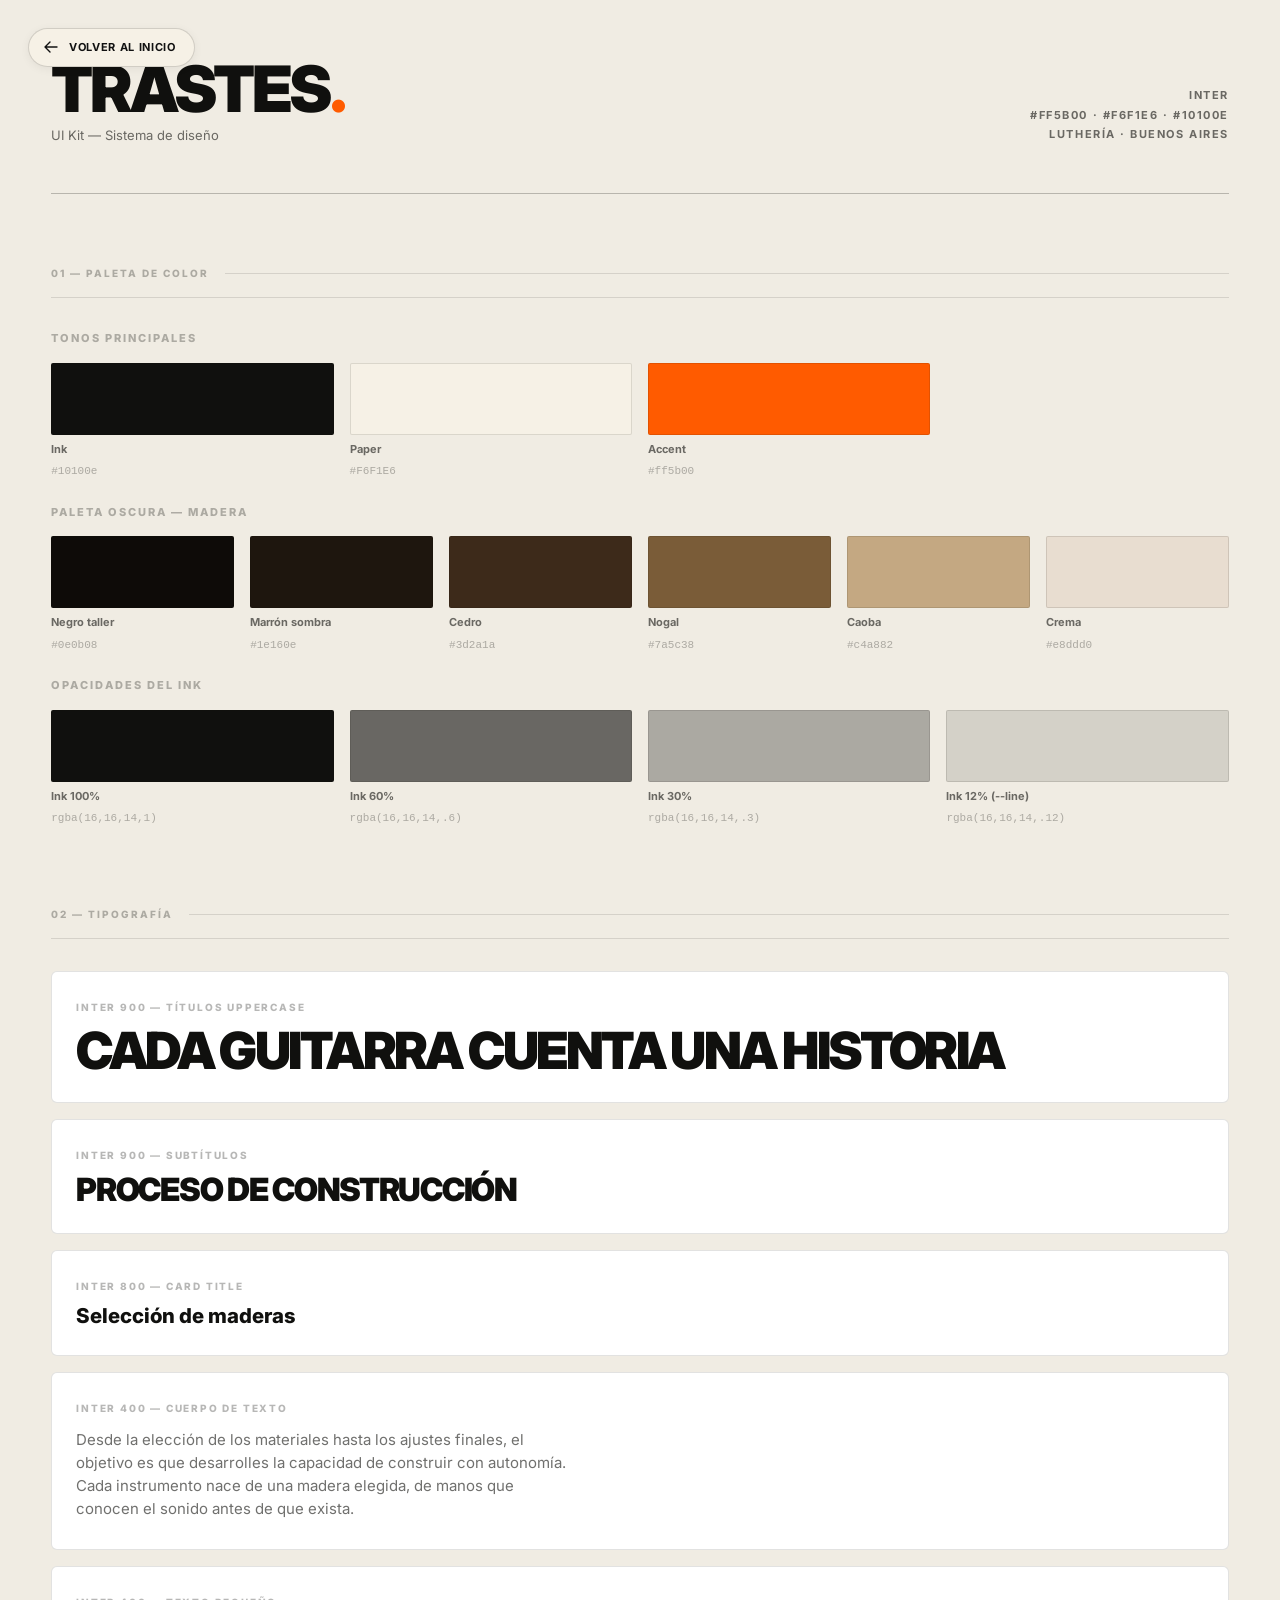
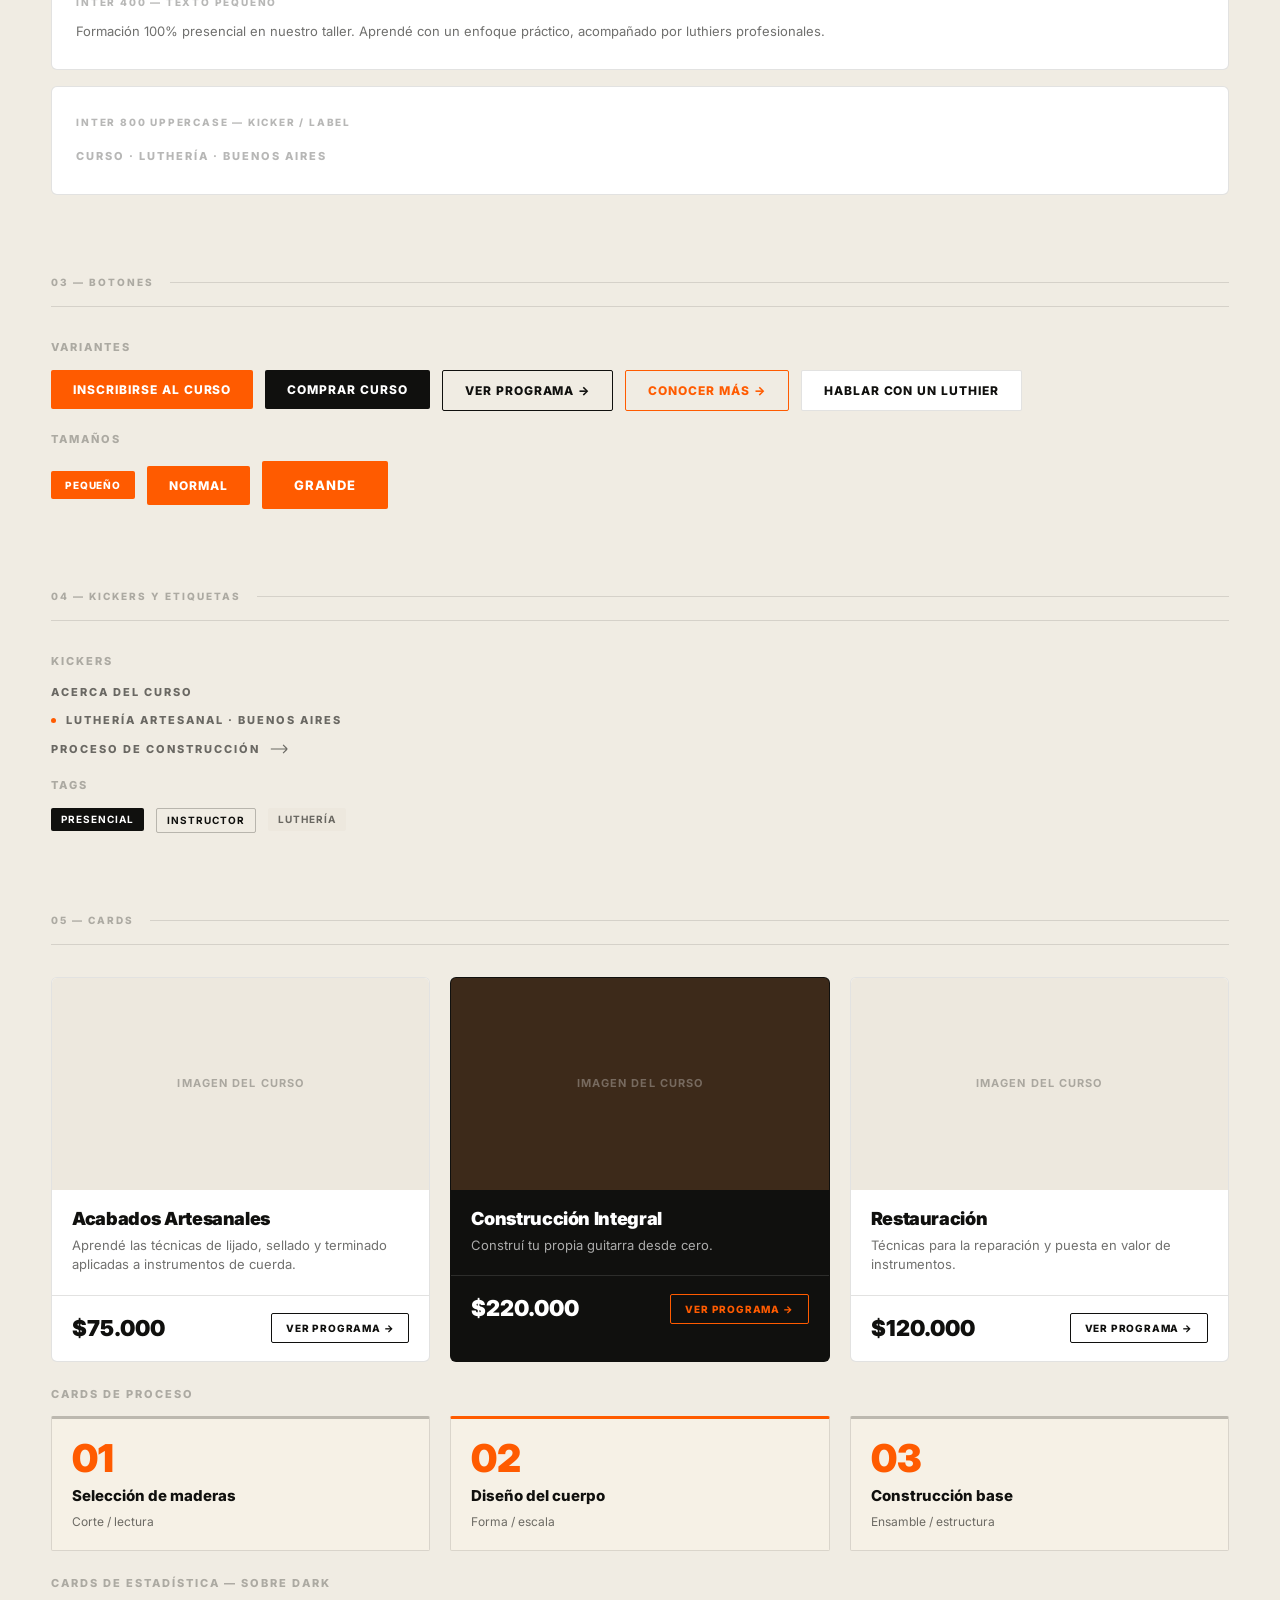
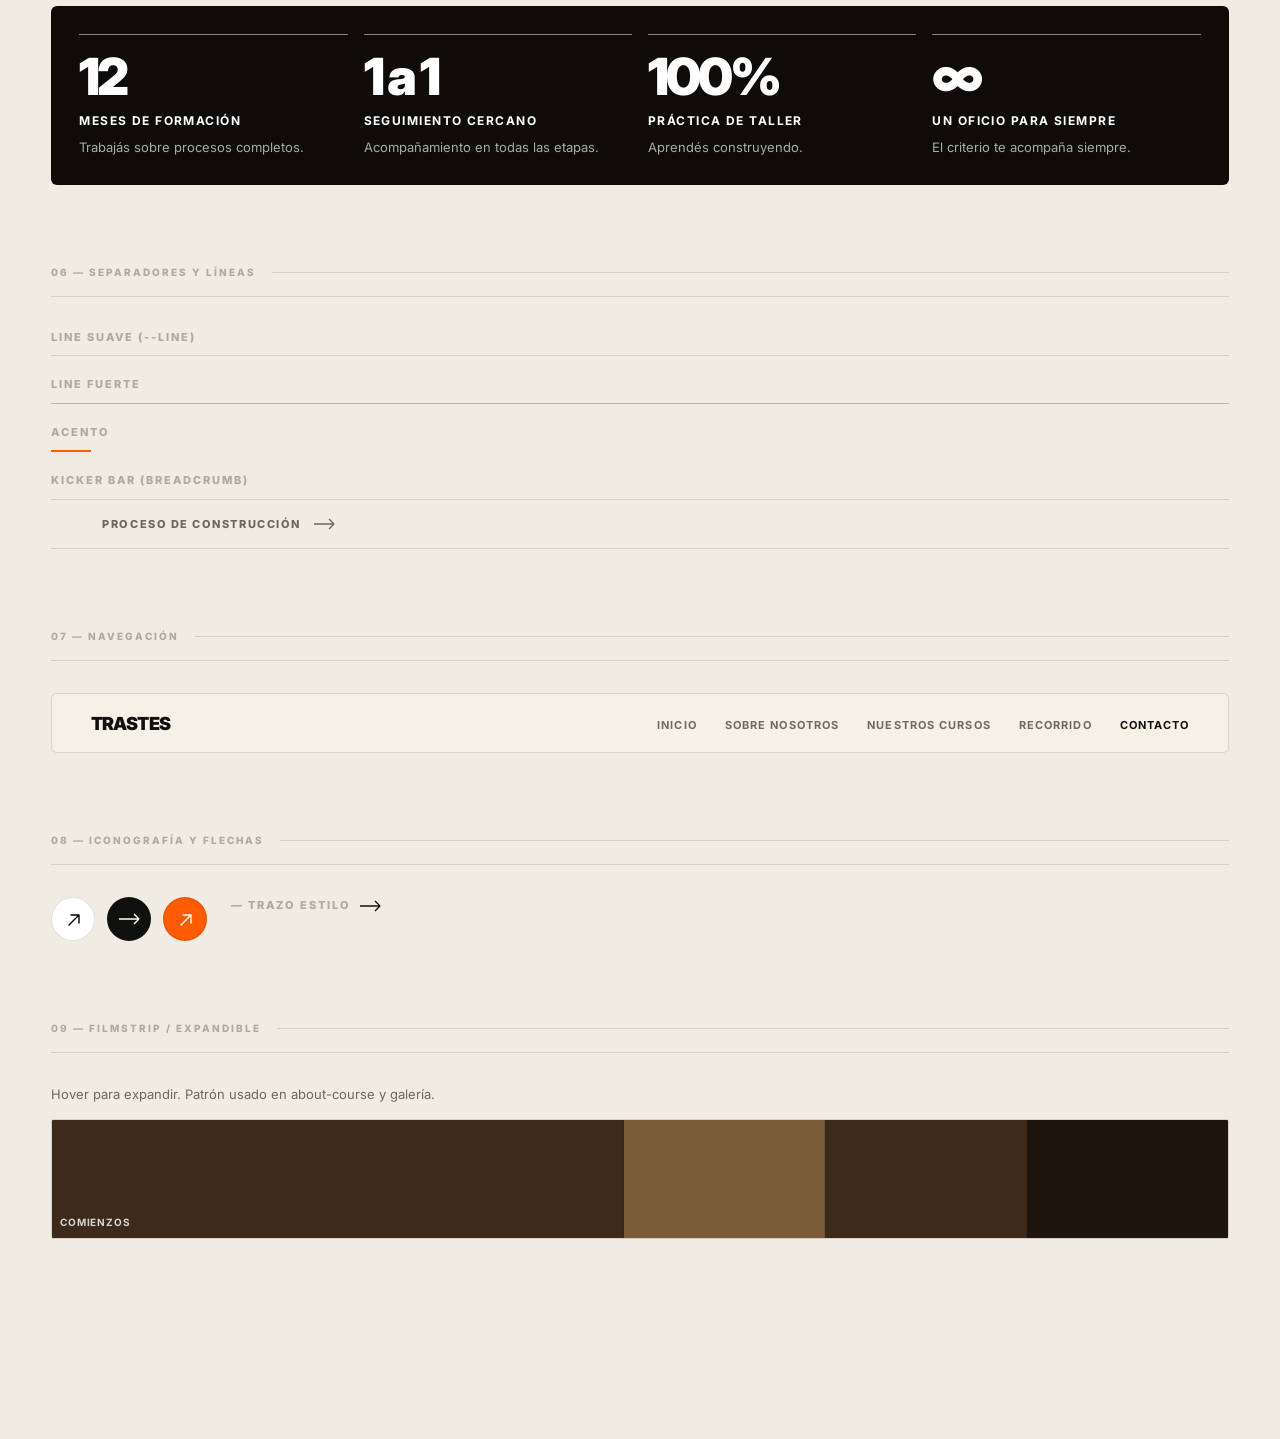
<file: ui-kit.html>
<!DOCTYPE html>
<html lang="es">
<head>
<meta charset="UTF-8">
<meta name="viewport" content="width=device-width, initial-scale=1.0">
<title>UI Kit — Trastes Luthería</title>
<link href="https://fonts.googleapis.com/css2?family=Inter:wght@300;400;500;600;700;800;900&family=Playfair+Display:ital,wght@0,400;0,700;0,900;1,400;1,700&display=swap" rel="stylesheet">
<style>

html,
body{
    width:100%;
    overflow-x:hidden;
}

*{
    max-width:100%;
}

/* ============================================================
   RESET + BASE
============================================================ */

*, *::before, *::after { box-sizing: border-box; margin: 0; padding: 0; }

:root {
  /* ── COLORES ── */
  --ink:        #10100e;
  --ink-60:     rgba(16,16,14,.6);
  --ink-30:     rgba(16,16,14,.3);
  --ink-12:     rgba(16,16,14,.12);
  --paper:      #F6F1E6;
  --paper-dark: #ede8de;
  --white:      #ffffff;
  --accent:     #ff5b00;
  --accent-dark:#e04e00;

  /* dark palette */
  --dark-1:     #0e0b08;
  --dark-2:     #1e160e;
  --cedar:      #3d2a1a;
  --walnut:     #7a5c38;
  --mahogany:   #c4a882;
  --cream:      #e8ddd0;

  /* ── TIPOGRAFÍA ── */
  --font-body:    'Inter', sans-serif;

  /* ── BORDES ── */
  --line:       rgba(16,16,14,.12);
  --line-strong:rgba(16,16,14,.25);
  --radius-sm:  2px;
  --radius-md:  6px;
  --radius-lg:  12px;

  /* ── SPACING ── */
  --sp-xs:  4px;
  --sp-sm:  8px;
  --sp-md:  16px;
  --sp-lg:  24px;
  --sp-xl:  40px;
  --sp-2xl: 64px;
}

html { font-size: 16px; }

body {
  background: #f0ece3;
  color: var(--ink);
  font-family: var(--font-body);
  line-height: 1.5;
}

/* ====================================================
   UI KIT — Botón volver al inicio
==================================================== */

.btn-back {
  position: fixed;
  top: clamp(16px, 3vw, 28px);
  left: clamp(16px, 3vw, 28px);
  z-index: 50;
  display: inline-flex;
  align-items: center;
  gap: 10px;
  padding: 10px 18px 10px 14px;
  border-radius: 100px;
  border: 1px solid rgba(0,0,0,.15);
  background: #F6F1E6;
  color: #111;
  text-decoration: none;
  font-size: 11px;
  font-weight: 700;
  letter-spacing: .06em;
  text-transform: uppercase;
  box-shadow: 0 2px 10px rgba(0,0,0,.06);
  transition: background .3s ease, color .3s ease, border-color .3s ease, transform .3s ease;
}

.btn-back svg {
  flex: none;
  transition: transform .35s ease;
}

.btn-back:hover {
  background: #111;
  border-color: #111;
  color: #fff;
  transform: translateY(-2px);
}

.btn-back:hover svg {
  transform: translateX(-4px);
}

@media (max-width: 700px) {
  .btn-back span {
    display: none;
  }

  .btn-back {
    padding: 10px;
  }
}

/* ============================================================
   UI KIT LAYOUT
============================================================ */

.uikit {
  max-width: 1920px;
  margin: 0 auto;
  padding: 0 clamp(20px, 4vw, 60px) 120px;
}

/* HEADER */
.uikit-header {
  padding: 60px 0 48px;
  border-bottom: 1px solid var(--line-strong);
  margin-bottom: 72px;
  display: flex;
  align-items: flex-end;
  justify-content: space-between;
  gap: 24px;
}

.uikit-brand {
  font-family: var(--font-body);
  font-weight: 900;
  font-size: clamp(2.4rem, 5vw, 5rem);
  letter-spacing: -.05em;
  line-height: .9;
  text-transform: uppercase;
}

.uikit-brand span {
  color: var(--accent);
}

.uikit-meta {
  text-align: right;
}

.uikit-meta p {
  font-size: 11px;
  font-weight: 700;
  letter-spacing: .14em;
  text-transform: uppercase;
  color: var(--ink-60);
  line-height: 1.8;
}

/* SECTION */
.uikit-section {
  margin-bottom: 80px;
}

.uikit-section-label {
  font-size: 10px;
  font-weight: 800;
  letter-spacing: .2em;
  text-transform: uppercase;
  color: var(--ink-30);
  padding-bottom: 16px;
  margin-bottom: 32px;
  border-bottom: 1px solid var(--line);
  display: flex;
  align-items: center;
  gap: 16px;
}

.uikit-section-label::after {
  content: '';
  flex: 1;
  height: 1px;
  background: var(--line);
}

/* GRID HELPERS */
.uikit-row {
  display: flex;
  gap: 12px;
  flex-wrap: wrap;
  align-items: flex-start;
}

.uikit-col {
  display: flex;
  flex-direction: column;
  gap: 12px;
}

.uikit-grid-2 {
  display: grid;
  grid-template-columns: 1fr 1fr;
  gap: 24px;
}

.uikit-grid-3 {
  display: grid;
  grid-template-columns: repeat(3, 1fr);
  gap: 20px;
}

.uikit-grid-4 {
  display: grid;
  grid-template-columns: repeat(4, 1fr);
  gap: 16px;
}

/* TOKEN CARD */
.token-card {
  background: var(--white);
  border: 1px solid var(--line);
  border-radius: var(--radius-md);
  padding: 16px;
  display: flex;
  flex-direction: column;
  gap: 8px;
}

.token-name {
  font-size: 11px;
  font-weight: 700;
  letter-spacing: .08em;
  color: var(--ink-60);
  text-transform: uppercase;
}

.token-value {
  font-size: 12px;
  font-family: 'Courier New', monospace;
  color: var(--ink);
}

/* ============================================================
   1. PALETA
============================================================ */

.swatch-wrap {
  display: flex;
  flex-direction: column;
  gap: 6px;
}

.swatch {
  height: 72px;
  border-radius: var(--radius-sm);
  border: 1px solid var(--line);
}

.swatch-label {
  font-size: 11px;
  font-weight: 700;
  color: var(--ink-60);
}

.swatch-hex {
  font-size: 11px;
  font-family: 'Courier New', monospace;
  color: var(--ink-30);
}

/* ============================================================
   2. TIPOGRAFÍA
============================================================ */

.type-specimen {
  background: var(--white);
  border: 1px solid var(--line);
  border-radius: var(--radius-md);
  padding: 28px 24px;
}

.type-specimen + .type-specimen {
  margin-top: 16px;
}

.type-meta {
  font-size: 10px;
  font-weight: 800;
  letter-spacing: .18em;
  text-transform: uppercase;
  color: var(--ink-30);
  margin-bottom: 12px;
}

.type-display-xl {
  font-family: var(--font-display);
  font-size: clamp(3rem, 6vw, 6.5rem);
  font-weight: 900;
  line-height: .92;
  letter-spacing: -.04em;
}

.type-display-xl em {
  font-style: italic;
  color: var(--accent);
}

.type-display-lg {
  font-family: var(--font-body);
  font-size: clamp(2rem, 4vw, 4rem);
  font-weight: 900;
  line-height: .92;
  letter-spacing: -.05em;
  text-transform: uppercase;
}

.type-display-md {
  font-family: var(--font-body);
  font-size: clamp(1.4rem, 2.5vw, 2.4rem);
  font-weight: 900;
  line-height: .95;
  letter-spacing: -.04em;
  text-transform: uppercase;
}

.type-title {
  font-family: var(--font-body);
  font-size: clamp(1.1rem, 1.6vw, 1.6rem);
  font-weight: 800;
  line-height: 1;
}

.type-body {
  font-family: var(--font-body);
  font-size: 15px;
  font-weight: 400;
  line-height: 1.55;
  color: var(--ink-60);
  max-width: 56ch;
}

.type-small {
  font-family: var(--font-body);
  font-size: 13px;
  font-weight: 400;
  line-height: 1.5;
  color: var(--ink-60);
}

.type-kicker {
  font-family: var(--font-body);
  font-size: 11px;
  font-weight: 800;
  letter-spacing: .18em;
  text-transform: uppercase;
  color: var(--ink-30);
}

.type-mono {
  font-family: 'Courier New', monospace;
  font-size: 12px;
  color: var(--ink-60);
}

/* ============================================================
   3. BOTONES
============================================================ */

.btn {
  display: inline-flex;
  align-items: center;
  gap: 8px;
  padding: 12px 22px;
  font-family: var(--font-body);
  font-size: 12px;
  font-weight: 800;
  letter-spacing: .08em;
  text-transform: uppercase;
  text-decoration: none;
  cursor: pointer;
  border: none;
  transition: transform .25s ease, background .25s ease, color .25s ease;
  border-radius: var(--radius-sm);
}

.btn:hover { transform: translateY(-2px); }

.btn-primary {
  background: var(--accent);
  color: var(--white);
}
.btn-primary:hover { background: var(--accent-dark); }

.btn-dark {
  background: var(--ink);
  color: var(--white);
}
.btn-dark:hover { background: var(--accent); }

.btn-outline {
  background: transparent;
  color: var(--ink);
  border: 1.5px solid var(--ink);
}
.btn-outline:hover {
  background: var(--ink);
  color: var(--white);
}

.btn-ghost {
  background: transparent;
  color: var(--accent);
  border: 1.5px solid var(--accent);
}
.btn-ghost:hover {
  background: var(--accent);
  color: var(--white);
}

.btn-white {
  background: var(--white);
  color: var(--ink);
}
.btn-white:hover { background: var(--accent); color: var(--white); }

.btn-sm {
  padding: 8px 14px;
  font-size: 10px;
}

.btn-lg {
  padding: 16px 32px;
  font-size: 13px;
}

/* ============================================================
   4. KICKERS Y ETIQUETAS
============================================================ */

.kicker {
  display: inline-flex;
  align-items: center;
  gap: 10px;
  font-size: 11px;
  font-weight: 800;
  letter-spacing: .18em;
  text-transform: uppercase;
  color: var(--ink-60);
}

.kicker-dot {
  width: 5px;
  height: 5px;
  border-radius: 50%;
  background: var(--accent);
  flex-shrink: 0;
}

.tag {
  display: inline-block;
  padding: 4px 10px;
  font-size: 10px;
  font-weight: 700;
  letter-spacing: .1em;
  text-transform: uppercase;
  border-radius: var(--radius-sm);
}

.tag-accent { background: var(--accent); color: var(--white); }
.tag-dark   { background: var(--ink); color: var(--white); }
.tag-outline { background: transparent; color: var(--ink); border: 1px solid var(--line-strong); }
.tag-paper  { background: var(--paper-dark); color: var(--ink-60); }

/* ============================================================
   5. CARDS
============================================================ */

.card {
  background: var(--white);
  border: 1px solid var(--line);
  border-radius: var(--radius-md);
  overflow: hidden;
}

.card-media {
  aspect-ratio: 16/9;
  background: var(--paper-dark);
  position: relative;
  overflow: hidden;
}

.card-media-placeholder {
  width: 100%;
  height: 100%;
  display: flex;
  align-items: center;
  justify-content: center;
  font-size: 11px;
  font-weight: 700;
  letter-spacing: .1em;
  text-transform: uppercase;
  color: var(--ink-30);
}

.card-body {
  padding: 20px;
  display: flex;
  flex-direction: column;
  gap: 8px;
}

.card-title {
  font-size: 18px;
  font-weight: 900;
  line-height: 1;
  letter-spacing: -.02em;
}

.card-desc {
  font-size: 13px;
  line-height: 1.5;
  color: var(--ink-60);
}

.card-footer {
  padding: 16px 20px;
  border-top: 1px solid var(--line);
  display: flex;
  align-items: center;
  justify-content: space-between;
}

/* card dark */
.card-dark {
  background: var(--ink);
  color: var(--white);
  border-color: transparent;
}

.card-dark .card-desc { color: rgba(255,255,255,.65); }
.card-dark .card-footer { border-color: rgba(255,255,255,.12); }

/* card number — estilo process */
.card-number {
  background: var(--paper);
  border: 1px solid var(--line);
  border-radius: var(--radius-sm);
  padding: 20px;
  display: flex;
  flex-direction: column;
  gap: 10px;
  border-top: 3px solid var(--line-strong);
  transition: border-top-color .3s ease, transform .3s ease;
  cursor: pointer;
}

.card-number:hover {
  border-top-color: var(--accent);
  transform: translateY(-4px);
}

.card-number-num {
  font-size: 2.4rem;
  font-weight: 900;
  color: var(--accent);
  line-height: 1;
}

.card-number-title {
  font-size: 15px;
  font-weight: 800;
  line-height: 1;
}

.card-number-text {
  font-size: 12px;
  color: var(--ink-60);
  line-height: 1.45;
}

/* card stat */
.card-stat {
  border-top: 1px solid rgba(255,255,255,.5);
  padding-top: 20px;
  background: transparent;
  border-left: none;
  border-right: none;
  border-bottom: none;
  color: white;
}

.card-stat-num {
  font-size: clamp(2.8rem, 4vw, 4.5rem);
  font-weight: 900;
  letter-spacing: -.06em;
  line-height: .85;
  display: block;
  margin-bottom: 14px;
  transition: transform .4s ease;
}

.card-stat:hover .card-stat-num { transform: translateY(-6px); }

.card-stat-label {
  font-size: 12px;
  font-weight: 700;
  letter-spacing: .12em;
  text-transform: uppercase;
  display: block;
  margin-bottom: 8px;
}

.card-stat-desc {
  font-size: 13px;
  line-height: 1.45;
  color: rgba(255,255,255,.65);
}

/* ============================================================
   7. SEPARADORES Y LÍNEAS
============================================================ */

.divider {
  width: 100%;
  height: 1px;
  background: var(--line);
}

.divider-strong {
  width: 100%;
  height: 1px;
  background: var(--line-strong);
}

.divider-accent {
  width: 40px;
  height: 2px;
  background: var(--accent);
}

.section-rule {
  border-top: 1px solid var(--line);
  border-bottom: 1px solid var(--line);
}

.kicker-bar {
  width: 100%;
  padding: 16px clamp(20px, 4vw, 70px);
  border-top: 1px solid var(--line);
  border-bottom: 1px solid var(--line);
  display: flex;
  align-items: center;
  gap: 12px;
  font-size: 11px;
  font-weight: 800;
  letter-spacing: .14em;
  text-transform: uppercase;
  color: var(--ink-60);
}

/* ============================================================
   8. NAV
============================================================ */

.nav-demo {
  background: var(--paper);
  border: 1px solid var(--line);
  border-radius: var(--radius-md);
  padding: 0 clamp(20px, 3vw, 40px);
  height: 60px;
  display: flex;
  align-items: center;
  justify-content: space-between;
}

.nav-logo {
  font-weight: 900;
  font-size: 18px;
  letter-spacing: -.03em;
  text-transform: uppercase;
}

.nav-links {
  display: flex;
  align-items: center;
  gap: 28px;
  list-style: none;
}

.nav-links a {
  font-size: 11px;
  font-weight: 700;
  letter-spacing: .1em;
  text-transform: uppercase;
  text-decoration: none;
  color: var(--ink-60);
  transition: color .2s ease;
}

.nav-links a:hover { color: var(--ink); }

/* ============================================================
   9. DARK SURFACE DEMO
============================================================ */

.dark-surface {
  background: var(--dark-1);
  border-radius: var(--radius-md);
  padding: 32px;
  position: relative;
  overflow: hidden;
}

.dark-surface::before {
  content: '';
  position: absolute;
  inset: 0;
  background: radial-gradient(ellipse at 70% 30%, rgba(61,42,26,.6), transparent 65%);
  pointer-events: none;
}

.dark-surface > * { position: relative; z-index: 1; }

/* ============================================================
   10. ICONOGRAFÍA / FLECHAS
============================================================ */

.icon-demo {
  display: inline-flex;
  align-items: center;
  justify-content: center;
  width: 44px;
  height: 44px;
  border-radius: 50%;
  background: var(--white);
  border: 1px solid var(--line);
  cursor: pointer;
  transition: background .25s ease, transform .25s ease;
}

.icon-demo:hover {
  background: var(--accent);
  transform: scale(1.08);
}

.icon-demo:hover svg path { stroke: white; }

/* ============================================================
   11. FILMSTRIP MINI
============================================================ */

.filmstrip-demo {
  display: flex;
  height: 120px;
  border-radius: var(--radius-sm);
  overflow: hidden;
  border: 1px solid var(--line);
}

.filmstrip-demo-item {
  flex: 1;
  background: var(--paper-dark);
  border-right: 1px solid var(--line);
  display: flex;
  align-items: flex-end;
  padding: 8px;
  cursor: pointer;
  transition: flex .6s cubic-bezier(.16,1,.3,1), background .3s ease;
  font-size: 10px;
  font-weight: 700;
  letter-spacing: .08em;
  text-transform: uppercase;
  color: transparent;
  overflow: hidden;
  position: relative;
}

.filmstrip-demo-item:last-child { border-right: none; }

.filmstrip-demo-item:hover,
.filmstrip-demo-item.is-active {
  flex: 3;
  background: var(--cedar);
  color: rgba(255,255,255,.8);
}

.filmstrip-demo-item:nth-child(2) { background: var(--walnut); }
.filmstrip-demo-item:nth-child(3) { background: var(--cedar); }
.filmstrip-demo-item:nth-child(4) { background: var(--dark-2); }

/* ============================================================
   MOBILE
============================================================ */

@media (max-width:768px){

    html,
    body{
        overflow-x:hidden;
    }

    .uikit{
        width:100%;
        padding:0 20px 80px;
        overflow:hidden;
    }

    /* Header */

    .uikit-header{
        flex-direction:column;
        align-items:flex-start;
        gap:18px;
        padding:40px 0 36px;
        margin-bottom:48px;
    }

    .uikit-brand{
        font-size:42px;
    }

    .uikit-meta{
        text-align:left;
    }

    /* Sections */

    .uikit-section{
        margin-bottom:56px;
    }

    .uikit-section-label{
        margin-bottom:24px;
    }

    /* TODOS LOS GRIDS */

    .uikit-grid-2,
    .uikit-grid-3,
    .uikit-grid-4{
        grid-template-columns:1fr !important;
        gap:18px;
    }

    /* Paleta de 6 columnas */

    [style*="repeat(6,1fr)"]{
        grid-template-columns:1fr !important;
    }

    /* Botones */

    .uikit-row{
        flex-direction:column;
        align-items:flex-start;
    }

    .btn{
        width:100%;
        justify-content:center;
    }

    /* Tipografía */

    .type-display-lg{
        font-size:34px;
    }

    .type-display-md{
        font-size:24px;
    }

    .type-body{
        max-width:100%;
    }

    /* Cards */

    .card-footer{
        flex-direction:column;
        align-items:flex-start;
        gap:14px;
    }

    .card-footer .btn{
        width:100%;
    }

    /* Stats */

    .card-stat{
        padding-top:18px;
    }

    .card-stat-num{
        font-size:52px;
    }

    /* Navigation */

    .nav-demo{
        height:auto;
        padding:22px 20px;
        flex-direction:column;
        align-items:flex-start;
        gap:18px;
    }

    .nav-links{
        width:100%;
        flex-direction:column;
        align-items:flex-start;
        gap:14px;
    }

    /* Filmstrip */

    .filmstrip-demo{
        flex-direction:column;
        height:auto;
    }

    .filmstrip-demo-item{
        min-height:72px;
        border-right:none;
        border-bottom:1px solid var(--line);
    }

    .filmstrip-demo-item:last-child{
        border-bottom:none;
    }

    .filmstrip-demo-item:hover,
    .filmstrip-demo-item.is-active{
        flex:1;
    }

    /* Dark surface */

    .dark-surface{
        padding:24px 20px;
    }

    /* Kicker bar */

    .kicker-bar{
        padding:16px 20px;
        flex-wrap:wrap;
    }

    /* Inputs */

    .input{
        width:100%;
    }

}

</style>
</head>
<body>
<div class="uikit">

  <!-- HEADER -->
  <div class="uikit-header">
    <div>
      <div class="uikit-brand">TRASTES<span>.</span></div>
      <p style="margin-top:8px; font-size:13px; color:var(--ink-60);">UI Kit — Sistema de diseño</p>
    </div>
    <div class="uikit-meta">
      <p>Inter </p>
      <p>#ff5b00 · #F6F1E6 · #10100e</p>
      <p>Luthería · Buenos Aires</p>
    </div>
  </div>

  <!-- Volver al inicio (UI kit) -->
<a href="./index.html" class="btn-back" aria-label="Volver al menú principal">
  <svg width="16" height="16" viewBox="0 0 16 16" fill="none">
    <path d="M14 8H2M2 8L7 3M2 8L7 13" stroke="currentColor" stroke-width="1.4" stroke-linecap="round" stroke-linejoin="round"/>
  </svg>
  <span>Volver al inicio</span>
</a>

  <!-- 1. PALETA -->
  <div class="uikit-section">
    <div class="uikit-section-label">01 — Paleta de color</div>

    <div style="margin-bottom:24px;">
      <p class="type-kicker" style="margin-bottom:16px;">Tonos principales</p>
      <div class="uikit-grid-4">
        <div class="swatch-wrap">
          <div class="swatch" style="background:#10100e;"></div>
          <span class="swatch-label">Ink</span>
          <span class="swatch-hex">#10100e</span>
        </div>
        <div class="swatch-wrap">
          <div class="swatch" style="background:#F6F1E6; border:1px solid var(--line);"></div>
          <span class="swatch-label">Paper</span>
          <span class="swatch-hex">#F6F1E6</span>
        </div>
        <div class="swatch-wrap">
          <div class="swatch" style="background:#ff5b00;"></div>
          <span class="swatch-label">Accent</span>
          <span class="swatch-hex">#ff5b00</span>
        </div>
      </div>
    </div>

    <div style="margin-bottom:24px;">
      <p class="type-kicker" style="margin-bottom:16px;">Paleta oscura — madera</p>
      <div class="uikit-grid-4" style="grid-template-columns:repeat(6,1fr);">
        <div class="swatch-wrap">
          <div class="swatch" style="background:#0e0b08;"></div>
          <span class="swatch-label">Negro taller</span>
          <span class="swatch-hex">#0e0b08</span>
        </div>
        <div class="swatch-wrap">
          <div class="swatch" style="background:#1e160e;"></div>
          <span class="swatch-label">Marrón sombra</span>
          <span class="swatch-hex">#1e160e</span>
        </div>
        <div class="swatch-wrap">
          <div class="swatch" style="background:#3d2a1a;"></div>
          <span class="swatch-label">Cedro</span>
          <span class="swatch-hex">#3d2a1a</span>
        </div>
        <div class="swatch-wrap">
          <div class="swatch" style="background:#7a5c38;"></div>
          <span class="swatch-label">Nogal</span>
          <span class="swatch-hex">#7a5c38</span>
        </div>
        <div class="swatch-wrap">
          <div class="swatch" style="background:#c4a882;"></div>
          <span class="swatch-label">Caoba</span>
          <span class="swatch-hex">#c4a882</span>
        </div>
        <div class="swatch-wrap">
          <div class="swatch" style="background:#e8ddd0; border:1px solid var(--line);"></div>
          <span class="swatch-label">Crema</span>
          <span class="swatch-hex">#e8ddd0</span>
        </div>
      </div>
    </div>

    <div>
      <p class="type-kicker" style="margin-bottom:16px;">Opacidades del ink</p>
      <div class="uikit-grid-4">
        <div class="swatch-wrap">
          <div class="swatch" style="background:rgba(16,16,14,1);"></div>
          <span class="swatch-label">Ink 100%</span>
          <span class="swatch-hex">rgba(16,16,14,1)</span>
        </div>
        <div class="swatch-wrap">
          <div class="swatch" style="background:rgba(16,16,14,.6);"></div>
          <span class="swatch-label">Ink 60%</span>
          <span class="swatch-hex">rgba(16,16,14,.6)</span>
        </div>
        <div class="swatch-wrap">
          <div class="swatch" style="background:rgba(16,16,14,.3);"></div>
          <span class="swatch-label">Ink 30%</span>
          <span class="swatch-hex">rgba(16,16,14,.3)</span>
        </div>
        <div class="swatch-wrap">
          <div class="swatch" style="background:rgba(16,16,14,.12); border:1px solid var(--line);"></div>
          <span class="swatch-label">Ink 12% (--line)</span>
          <span class="swatch-hex">rgba(16,16,14,.12)</span>
        </div>
      </div>
    </div>
  </div>

  <!-- 2. TIPOGRAFÍA -->
  <div class="uikit-section">
    <div class="uikit-section-label">02 — Tipografía</div>

    <div class="type-specimen">
      <p class="type-meta">Inter 900 — Títulos uppercase</p>
      <div class="type-display-lg">CADA GUITARRA CUENTA UNA HISTORIA</div>
    </div>

    <div class="type-specimen">
      <p class="type-meta">Inter 900 — Subtítulos</p>
      <div class="type-display-md">PROCESO DE CONSTRUCCIÓN</div>
    </div>

    <div class="type-specimen">
      <p class="type-meta">Inter 800 — Card title</p>
      <div class="type-title">Selección de maderas</div>
    </div>

    <div class="type-specimen">
      <p class="type-meta">Inter 400 — Cuerpo de texto</p>
      <p class="type-body">Desde la elección de los materiales hasta los ajustes finales, el objetivo es que desarrolles la capacidad de construir con autonomía. Cada instrumento nace de una madera elegida, de manos que conocen el sonido antes de que exista.</p>
    </div>

    <div class="type-specimen">
      <p class="type-meta">Inter 400 — Texto pequeño</p>
      <p class="type-small">Formación 100% presencial en nuestro taller. Aprendé con un enfoque práctico, acompañado por luthiers profesionales.</p>
    </div>

    <div class="type-specimen">
      <p class="type-meta">Inter 800 Uppercase — Kicker / Label</p>
      <span class="type-kicker">Curso · Luthería · Buenos Aires</span>
    </div>
  </div>

  <!-- 3. BOTONES -->
  <div class="uikit-section">
    <div class="uikit-section-label">03 — Botones</div>

    <div style="margin-bottom:20px;">
      <p class="type-kicker" style="margin-bottom:14px;">Variantes</p>
      <div class="uikit-row">
        <button class="btn btn-primary">Inscribirse al curso</button>
        <button class="btn btn-dark">Comprar curso</button>
        <button class="btn btn-outline">Ver programa →</button>
        <button class="btn btn-ghost">Conocer más →</button>
        <button class="btn btn-white" style="border:1px solid var(--line);">Hablar con un luthier</button>
      </div>
    </div>

    <div>
      <p class="type-kicker" style="margin-bottom:14px;">Tamaños</p>
      <div class="uikit-row" style="align-items:center;">
        <button class="btn btn-primary btn-sm">Pequeño</button>
        <button class="btn btn-primary">Normal</button>
        <button class="btn btn-primary btn-lg">Grande</button>
      </div>
    </div>
  </div>

  <!-- 4. ETIQUETAS -->
  <div class="uikit-section">
    <div class="uikit-section-label">04 — Kickers y etiquetas</div>

    <div style="margin-bottom:20px;">
      <p class="type-kicker" style="margin-bottom:14px;">Kickers</p>
      <div class="uikit-col">
        <div class="kicker">Acerca del curso</div>
        <div class="kicker"><span class="kicker-dot"></span>Luthería artesanal · Buenos Aires</div>
        <div class="kicker">Proceso de construcción <svg width="18" height="10" viewBox="0 0 22 12" fill="none" style="display:inline;vertical-align:middle;"><path d="M1 6H21M21 6L16 1M21 6L16 11" stroke="currentColor" stroke-width="1.4"/></svg></div>
      </div>
    </div>

    <div>
      <p class="type-kicker" style="margin-bottom:14px;">Tags</p>
      <div class="uikit-row">
        <span class="tag tag-dark">Presencial</span>
        <span class="tag tag-outline">Instructor</span>
        <span class="tag tag-paper">Luthería</span>
      </div>
    </div>
  </div>

  <!-- 5. CARDS -->
  <div class="uikit-section">
    <div class="uikit-section-label">05 — Cards</div>

    <div class="uikit-grid-3" style="margin-bottom:24px;">

      <div class="card">
        <div class="card-media">
          <div class="card-media-placeholder">Imagen del curso</div>
        </div>
        <div class="card-body">
          <h3 class="card-title">Acabados Artesanales</h3>
          <p class="card-desc">Aprendé las técnicas de lijado, sellado y terminado aplicadas a instrumentos de cuerda.</p>
        </div>
        <div class="card-footer">
          <strong style="font-size:22px;font-weight:900;">$75.000</strong>
          <button class="btn btn-outline btn-sm">Ver programa →</button>
        </div>
      </div>

      <div class="card card-dark">
        <div class="card-media" style="background:var(--cedar);">
          <div class="card-media-placeholder" style="color:rgba(255,255,255,.3);">Imagen del curso</div>
        </div>
        <div class="card-body">
          <h3 class="card-title" style="color:white;">Construcción Integral</h3>
          <p class="card-desc">Construí tu propia guitarra desde cero.</p>
        </div>
        <div class="card-footer">
          <strong style="font-size:22px;font-weight:900;color:white;">$220.000</strong>
          <button class="btn btn-ghost btn-sm">Ver programa →</button>
        </div>
      </div>

      <div class="card">
        <div class="card-media" style="background:var(--paper-dark);">
          <div class="card-media-placeholder">Imagen del curso</div>
        </div>
        <div class="card-body">
          <h3 class="card-title">Restauración</h3>
          <p class="card-desc">Técnicas para la reparación y puesta en valor de instrumentos.</p>
        </div>
        <div class="card-footer">
          <strong style="font-size:22px;font-weight:900;">$120.000</strong>
          <button class="btn btn-outline btn-sm">Ver programa →</button>
        </div>
      </div>

    </div>

    <div style="margin-bottom:24px;">
      <p class="type-kicker" style="margin-bottom:14px;">Cards de proceso</p>
      <div class="uikit-grid-3">
        <div class="card-number">
          <span class="card-number-num">01</span>
          <h4 class="card-number-title">Selección de maderas</h4>
          <p class="card-number-text">Corte / lectura</p>
        </div>
        <div class="card-number" style="border-top-color:var(--accent);">
          <span class="card-number-num">02</span>
          <h4 class="card-number-title">Diseño del cuerpo</h4>
          <p class="card-number-text">Forma / escala</p>
        </div>
        <div class="card-number">
          <span class="card-number-num">03</span>
          <h4 class="card-number-title">Construcción base</h4>
          <p class="card-number-text">Ensamble / estructura</p>
        </div>
      </div>
    </div>

    <div>
      <p class="type-kicker" style="margin-bottom:14px;">Cards de estadística — sobre dark</p>
      <div style="background:var(--dark-1); padding:28px; border-radius:var(--radius-md);">
        <div class="uikit-grid-4">
          <div class="card-stat">
            <strong class="card-stat-num">12</strong>
            <span class="card-stat-label">Meses de formación</span>
            <p class="card-stat-desc">Trabajás sobre procesos completos.</p>
          </div>
          <div class="card-stat">
            <strong class="card-stat-num">1 a 1</strong>
            <span class="card-stat-label">Seguimiento cercano</span>
            <p class="card-stat-desc">Acompañamiento en todas las etapas.</p>
          </div>
          <div class="card-stat">
            <strong class="card-stat-num">100%</strong>
            <span class="card-stat-label">Práctica de taller</span>
            <p class="card-stat-desc">Aprendés construyendo.</p>
          </div>
          <div class="card-stat">
            <strong class="card-stat-num">∞</strong>
            <span class="card-stat-label">Un oficio para siempre</span>
            <p class="card-stat-desc">El criterio te acompaña siempre.</p>
          </div>
        </div>
      </div>
    </div>
  </div>

  <!-- 7. SEPARADORES -->
  <div class="uikit-section">
    <div class="uikit-section-label">06 — Separadores y líneas</div>

    <div class="uikit-col" style="gap:20px;">
      <div>
        <p class="type-kicker" style="margin-bottom:10px;">Line suave (--line)</p>
        <div class="divider"></div>
      </div>
      <div>
        <p class="type-kicker" style="margin-bottom:10px;">Line fuerte</p>
        <div class="divider-strong"></div>
      </div>
      <div>
        <p class="type-kicker" style="margin-bottom:10px;">Acento</p>
        <div class="divider-accent"></div>
      </div>
      <div>
        <p class="type-kicker" style="margin-bottom:10px;">Kicker bar (breadcrumb)</p>
        <div class="kicker-bar">
          Proceso de construcción
          <svg width="22" height="12" viewBox="0 0 22 12" fill="none"><path d="M1 6H21M21 6L16 1M21 6L16 11" stroke="currentColor" stroke-width="1.4"/></svg>
        </div>
      </div>
    </div>
  </div>

  <!-- 8. NAVEGACIÓN -->
  <div class="uikit-section">
    <div class="uikit-section-label">07 — Navegación</div>
    <div class="nav-demo">
      <span class="nav-logo">Trastes</span>
      <nav>
        <ul class="nav-links">
          <li><a href="#">Inicio</a></li>
          <li><a href="#">Sobre nosotros</a></li>
          <li><a href="#">Nuestros cursos</a></li>
          <li><a href="#">Recorrido</a></li>
          <li><a href="#" style="color:var(--ink);">Contacto</a></li>
        </ul>
      </nav>
    </div>
  </div>

  <!-- 9. ICONOGRAFÍA -->
  <div class="uikit-section">
    <div class="uikit-section-label">08 — Iconografía y flechas</div>
    <div class="uikit-row">
      <button class="icon-demo">
        <svg width="16" height="16" viewBox="0 0 16 16" fill="none">
          <path d="M4 14L14 4M14 4H6M14 4V12" stroke="currentColor" stroke-width="1.4" stroke-linecap="round" stroke-linejoin="round"/>
        </svg>
      </button>
      <button class="icon-demo" style="background:var(--ink);">
        <svg width="22" height="12" viewBox="0 0 22 12" fill="none">
          <path d="M1 6H21M21 6L16 1M21 6L16 11" stroke="white" stroke-width="1.4"/>
        </svg>
      </button>
      <button class="icon-demo" style="background:var(--accent);">
        <svg width="16" height="16" viewBox="0 0 16 16" fill="none">
          <path d="M4 14L14 4M14 4H6M14 4V12" stroke="white" stroke-width="1.4" stroke-linecap="round" stroke-linejoin="round"/>
        </svg>
      </button>
      <div style="display:flex;align-items:center;gap:8px;padding:0 12px;">
        <span class="type-kicker">— trazo estilo</span>
        <svg width="22" height="12" viewBox="0 0 22 12" fill="none"><path d="M1 6H21M21 6L16 1M21 6L16 11" stroke="var(--ink)" stroke-width="1.4"/></svg>
      </div>
    </div>
  </div>

  <!-- 10. FILMSTRIP MINI -->
  <div class="uikit-section">
    <div class="uikit-section-label">09 — Filmstrip / expandible</div>
    <p class="type-small" style="margin-bottom:14px;">Hover para expandir. Patrón usado en about-course y galería.</p>
    <div class="filmstrip-demo">
      <div class="filmstrip-demo-item is-active">Comienzos</div>
      <div class="filmstrip-demo-item" style="background:var(--walnut);">Proceso</div>
      <div class="filmstrip-demo-item" style="background:var(--cedar);">Retoque</div>
      <div class="filmstrip-demo-item" style="background:var(--dark-2);">Finalización</div>
    </div>
  </div>

</div>

<script>
// Filmstrip interactivo
document.querySelectorAll('.filmstrip-demo-item').forEach(item => {
  item.addEventListener('click', () => {
    document.querySelectorAll('.filmstrip-demo-item').forEach(i => i.classList.remove('is-active'));
    item.classList.add('is-active');
  });
});
</script>

</body>
</html>
</file>
